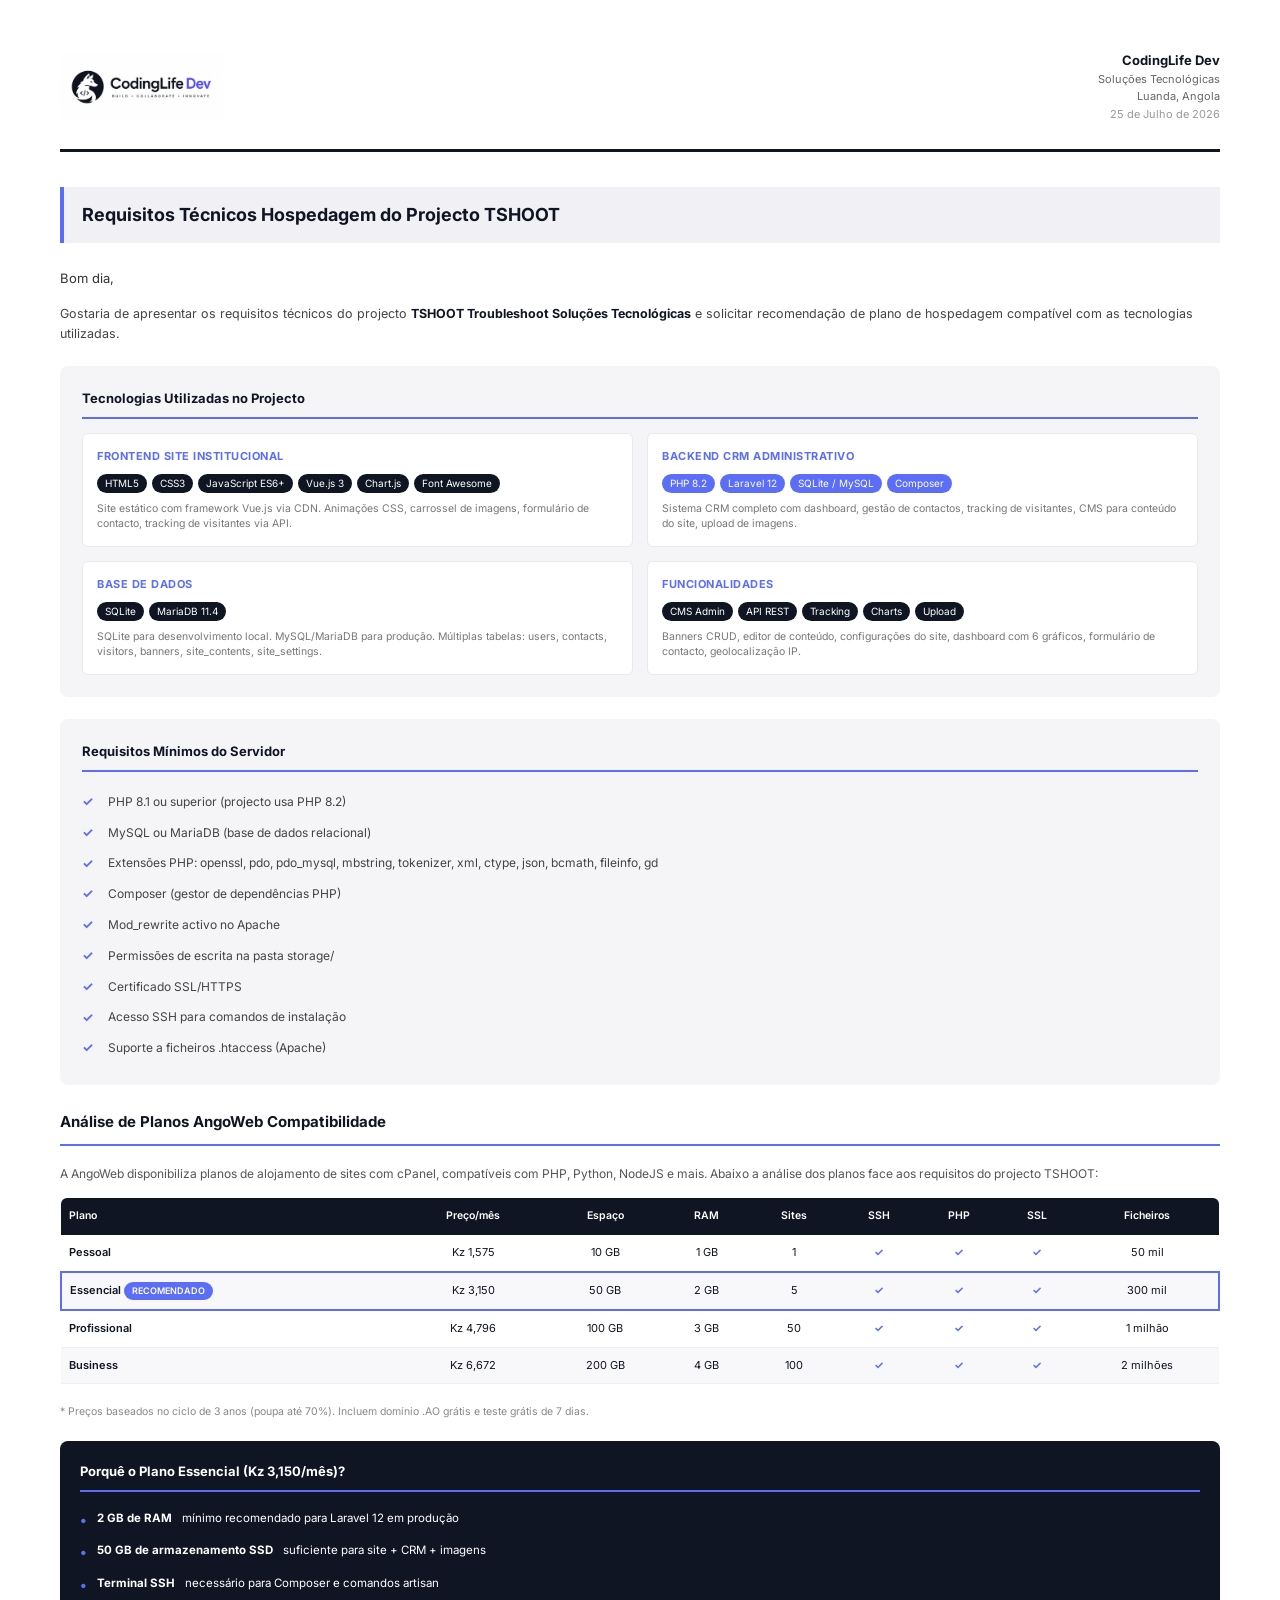
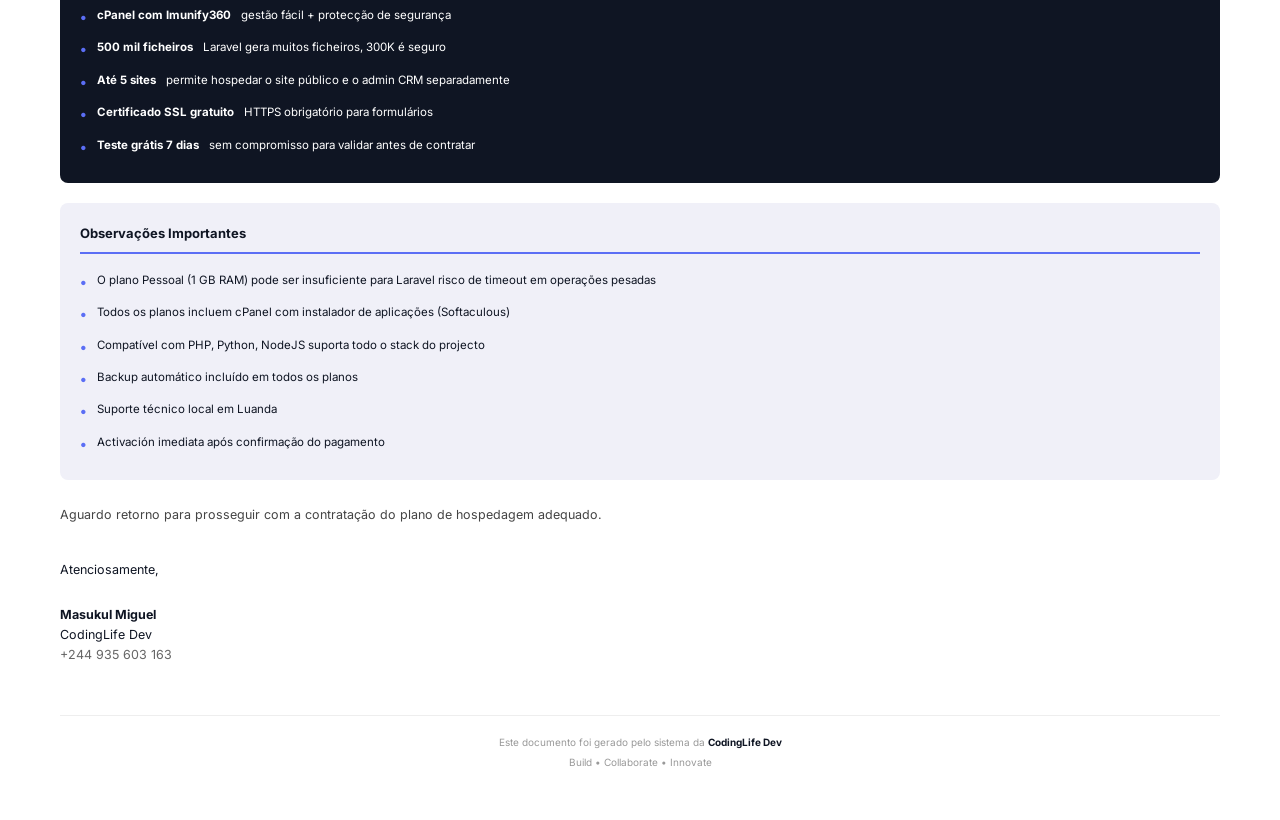
<file: requisitos-servidor.html>
<!DOCTYPE html>
<html lang="pt">
<head>
    <meta charset="UTF-8">
    <title>Requisitos Técnicos - TSHOOT</title>
    <style>
        @import url('https://fonts.googleapis.com/css2?family=Inter:wght@300;400;500;600;700;800&display=swap');
        
        * { margin: 0; padding: 0; box-sizing: border-box; }
        
        body {
            font-family: 'Inter', sans-serif;
            color: #0f1523;
            line-height: 1.6;
            background: #fff;
            padding: 50px 60px;
        }

        .header {
            display: flex;
            align-items: center;
            justify-content: space-between;
            padding-bottom: 25px;
            border-bottom: 3px solid #0f1523;
            margin-bottom: 35px;
        }

        .company-info {
            text-align: right;
            font-size: 11px;
            color: #666;
        }

        .company-info strong {
            color: #0f1523;
            font-size: 13px;
        }

        .date {
            font-size: 11px;
            color: #999;
            margin-top: 4px;
        }

        .subject {
            font-size: 18px;
            font-weight: 700;
            color: #0f1523;
            margin-bottom: 25px;
            padding: 14px 18px;
            background: #f0f0f5;
            border-left: 4px solid #5B6EF5;
        }

        .greeting {
            font-size: 13px;
            margin-bottom: 15px;
            color: #333;
        }

        .content {
            font-size: 12.5px;
            color: #444;
            margin-bottom: 20px;
        }

        .content strong {
            color: #0f1523;
        }

        /* Tech Stack Section */
        .tech-section {
            background: #f5f5f8;
            border-radius: 8px;
            padding: 22px;
            margin: 22px 0;
        }

        .tech-section h3 {
            font-size: 13px;
            font-weight: 700;
            color: #0f1523;
            margin-bottom: 14px;
            padding-bottom: 8px;
            border-bottom: 2px solid #5B6EF5;
        }

        .tech-grid {
            display: grid;
            grid-template-columns: 1fr 1fr;
            gap: 14px;
        }

        .tech-card {
            background: #fff;
            border-radius: 6px;
            padding: 14px;
            border: 1px solid #e8e8ee;
        }

        .tech-card h4 {
            font-size: 11px;
            font-weight: 700;
            color: #5B6EF5;
            text-transform: uppercase;
            letter-spacing: 0.5px;
            margin-bottom: 6px;
        }

        .tech-card p {
            font-size: 11.5px;
            color: #555;
            line-height: 1.5;
        }

        .tech-card .tag {
            display: inline-block;
            background: #0f1523;
            color: #fff;
            font-size: 10px;
            padding: 2px 8px;
            border-radius: 10px;
            margin: 2px 2px 2px 0;
        }

        .tech-card .tag.blue {
            background: #5B6EF5;
        }

        /* Requirements Section */
        .requirements {
            background: #f5f5f8;
            border-radius: 8px;
            padding: 22px;
            margin: 22px 0;
        }

        .requirements h3 {
            font-size: 13px;
            font-weight: 700;
            color: #0f1523;
            margin-bottom: 14px;
            padding-bottom: 8px;
            border-bottom: 2px solid #5B6EF5;
        }

        .requirements ul {
            list-style: none;
            padding: 0;
        }

        .requirements li {
            padding: 5px 0;
            font-size: 12px;
            color: #444;
            display: flex;
            align-items: center;
            gap: 10px;
        }

        .requirements li::before {
            content: "✓";
            color: #5B6EF5;
            font-weight: bold;
            font-size: 13px;
            min-width: 16px;
        }

        /* Hosting Plans Section */
        .hosting-section {
            margin: 25px 0;
        }

        .hosting-section h2 {
            font-size: 15px;
            font-weight: 700;
            color: #0f1523;
            margin-bottom: 18px;
            padding-bottom: 10px;
            border-bottom: 2px solid #5B6EF5;
        }

        .plan-table {
            width: 100%;
            border-collapse: collapse;
            font-size: 11px;
            margin-bottom: 20px;
        }

        .plan-table th {
            background: #0f1523;
            color: #fff;
            padding: 10px 8px;
            text-align: center;
            font-weight: 600;
            font-size: 10.5px;
        }

        .plan-table th:first-child {
            text-align: left;
            border-radius: 6px 0 0 0;
        }

        .plan-table th:last-child {
            border-radius: 0 6px 0 0;
        }

        .plan-table td {
            padding: 9px 8px;
            text-align: center;
            border-bottom: 1px solid #eee;
            font-size: 11px;
        }

        .plan-table td:first-child {
            text-align: left;
            font-weight: 600;
            color: #0f1523;
        }

        .plan-table tr:nth-child(even) {
            background: #f8f8fb;
        }

        .plan-table .recommended {
            background: #f8f6f0;
            border: 2px solid #5B6EF5;
        }

        .plan-table .badge {
            display: inline-block;
            background: #5B6EF5;
            color: #fff;
            font-size: 9px;
            padding: 2px 8px;
            border-radius: 10px;
            font-weight: 600;
        }

        .plan-table .check { color: #5B6EF5; font-weight: bold; }
        .plan-table .cross { color: #ccc; }

        /* Comparison Notes */
        .comparison-note {
            background: #0f1523;
            color: #fff;
            border-radius: 8px;
            padding: 20px;
            margin: 20px 0;
        }

        .comparison-note h3 {
            font-size: 13px;
            font-weight: 700;
            margin-bottom: 12px;
            padding-bottom: 8px;
            border-bottom: 2px solid #5B6EF5;
        }

        .comparison-note ul {
            list-style: none;
            padding: 0;
        }

        .comparison-note li {
            padding: 5px 0;
            font-size: 11.5px;
            display: flex;
            align-items: flex-start;
            gap: 10px;
        }

        .comparison-note li::before {
            content: "•";
            color: #5B6EF5;
            font-weight: bold;
            font-size: 14px;
            flex-shrink: 0;
        }

        .closing {
            font-size: 12.5px;
            color: #444;
            margin-top: 25px;
        }

        .signature {
            margin-top: 35px;
            font-size: 12.5px;
        }

        .signature strong {
            color: #0f1523;
        }

        .footer {
            margin-top: 50px;
            padding-top: 18px;
            border-top: 1px solid #eee;
            text-align: center;
            font-size: 10px;
            color: #999;
        }

        .footer a {
            color: #5B6EF5;
            text-decoration: none;
        }

        @media print {
            body { padding: 40px; }
            .page-break { page-break-before: always; }
        }
    </style>
</head>
<body>

    <div class="header">
        <img src="logo-horizontal.jpeg" alt="CodingLife Dev" style="height: 65px;">
        <div class="company-info">
            <strong>CodingLife Dev</strong><br>
            Soluções Tecnológicas<br>
            Luanda, Angola<br>
            <span class="date">25 de Julho de 2026</span>
        </div>
    </div>

    <div class="subject">Requisitos Técnicos Hospedagem do Projecto TSHOOT</div>

    <p class="greeting">Bom dia,</p>

    <p class="content">
        Gostaria de apresentar os requisitos técnicos do projecto <strong>TSHOOT Troubleshoot Soluções Tecnológicas</strong> 
        e solicitar recomendação de plano de hospedagem compatível com as tecnologias utilizadas.
    </p>

    <!-- ==================== TECH STACK ==================== -->
    <div class="tech-section">
        <h3>Tecnologias Utilizadas no Projecto</h3>
        <div class="tech-grid">
            <div class="tech-card">
                <h4>Frontend Site Institucional</h4>
                <p>
                    <span class="tag">HTML5</span>
                    <span class="tag">CSS3</span>
                    <span class="tag">JavaScript ES6+</span>
                    <span class="tag">Vue.js 3</span>
                    <span class="tag">Chart.js</span>
                    <span class="tag">Font Awesome</span>
                </p>
                <p style="margin-top: 6px; font-size: 10.5px; color: #777;">
                    Site estático com framework Vue.js via CDN. Animações CSS, carrossel de imagens, 
                    formulário de contacto, tracking de visitantes via API.
                </p>
            </div>
            <div class="tech-card">
                <h4>Backend CRM Administrativo</h4>
                <p>
                    <span class="tag blue">PHP 8.2</span>
                    <span class="tag blue">Laravel 12</span>
                    <span class="tag blue">SQLite / MySQL</span>
                    <span class="tag blue">Composer</span>
                </p>
                <p style="margin-top: 6px; font-size: 10.5px; color: #777;">
                    Sistema CRM completo com dashboard, gestão de contactos, 
                    tracking de visitantes, CMS para conteúdo do site, upload de imagens.
                </p>
            </div>
            <div class="tech-card">
                <h4>Base de Dados</h4>
                <p>
                    <span class="tag">SQLite</span>
                    <span class="tag">MariaDB 11.4</span>
                </p>
                <p style="margin-top: 6px; font-size: 10.5px; color: #777;">
                    SQLite para desenvolvimento local. MySQL/MariaDB para produção. 
                    Múltiplas tabelas: users, contacts, visitors, banners, site_contents, site_settings.
                </p>
            </div>
            <div class="tech-card">
                <h4>Funcionalidades</h4>
                <p>
                    <span class="tag">CMS Admin</span>
                    <span class="tag">API REST</span>
                    <span class="tag">Tracking</span>
                    <span class="tag">Charts</span>
                    <span class="tag">Upload</span>
                </p>
                <p style="margin-top: 6px; font-size: 10.5px; color: #777;">
                    Banners CRUD, editor de conteúdo, configurações do site, 
                    dashboard com 6 gráficos, formulário de contacto, geolocalização IP.
                </p>
            </div>
        </div>
    </div>

    <!-- ==================== REQUIREMENTS ==================== -->
    <div class="requirements">
        <h3>Requisitos Mínimos do Servidor</h3>
        <ul>
            <li>PHP 8.1 ou superior (projecto usa PHP 8.2)</li>
            <li>MySQL ou MariaDB (base de dados relacional)</li>
            <li>Extensões PHP: openssl, pdo, pdo_mysql, mbstring, tokenizer, xml, ctype, json, bcmath, fileinfo, gd</li>
            <li>Composer (gestor de dependências PHP)</li>
            <li>Mod_rewrite activo no Apache</li>
            <li>Permissões de escrita na pasta storage/</li>
            <li>Certificado SSL/HTTPS</li>
            <li>Acesso SSH para comandos de instalação</li>
            <li>Suporte a ficheiros .htaccess (Apache)</li>
        </ul>
    </div>

    <!-- ==================== ANGOWEB PLANS ==================== -->
    <div class="hosting-section">
        <h2>Análise de Planos AngoWeb Compatibilidade</h2>

        <p style="font-size: 12px; color: #555; margin-bottom: 15px;">
            A AngoWeb disponibiliza planos de alojamento de sites com cPanel, compatíveis com PHP, Python, NodeJS e mais.
            Abaixo a análise dos planos face aos requisitos do projecto TSHOOT:
        </p>

        <table class="plan-table">
            <thead>
                <tr>
                    <th>Plano</th>
                    <th>Preço/mês</th>
                    <th>Espaço</th>
                    <th>RAM</th>
                    <th>Sites</th>
                    <th>SSH</th>
                    <th>PHP</th>
                    <th>SSL</th>
                    <th>Ficheiros</th>
                </tr>
            </thead>
            <tbody>
                <tr>
                    <td>Pessoal</td>
                    <td>Kz 1,575</td>
                    <td>10 GB</td>
                    <td>1 GB</td>
                    <td>1</td>
                    <td><span class="check">✓</span></td>
                    <td><span class="check">✓</span></td>
                    <td><span class="check">✓</span></td>
                    <td>50 mil</td>
                </tr>
                <tr class="recommended">
                    <td>Essencial <span class="badge">RECOMENDADO</span></td>
                    <td>Kz 3,150</td>
                    <td>50 GB</td>
                    <td>2 GB</td>
                    <td>5</td>
                    <td><span class="check">✓</span></td>
                    <td><span class="check">✓</span></td>
                    <td><span class="check">✓</span></td>
                    <td>300 mil</td>
                </tr>
                <tr>
                    <td>Profissional</td>
                    <td>Kz 4,796</td>
                    <td>100 GB</td>
                    <td>3 GB</td>
                    <td>50</td>
                    <td><span class="check">✓</span></td>
                    <td><span class="check">✓</span></td>
                    <td><span class="check">✓</span></td>
                    <td>1 milhão</td>
                </tr>
                <tr>
                    <td>Business</td>
                    <td>Kz 6,672</td>
                    <td>200 GB</td>
                    <td>4 GB</td>
                    <td>100</td>
                    <td><span class="check">✓</span></td>
                    <td><span class="check">✓</span></td>
                    <td><span class="check">✓</span></td>
                    <td>2 milhões</td>
                </tr>
            </tbody>
        </table>

        <p style="font-size: 10.5px; color: #888; margin-bottom: 20px;">
            * Preços baseados no ciclo de 3 anos (poupa até 70%). Incluem domínio .AO grátis e teste grátis de 7 dias.
        </p>

        <div class="comparison-note">
            <h3>Porquê o Plano Essencial (Kz 3,150/mês)?</h3>
            <ul>
                <li><strong>2 GB de RAM</strong> mínimo recomendado para Laravel 12 em produção</li>
                <li><strong>50 GB de armazenamento SSD</strong> suficiente para site + CRM + imagens</li>
                <li><strong>Terminal SSH</strong> necessário para Composer e comandos artisan</li>
                <li><strong>cPanel com Imunify360</strong> gestão fácil + protecção de segurança</li>
                <li><strong>500 mil ficheiros</strong> Laravel gera muitos ficheiros, 300K é seguro</li>
                <li><strong>Até 5 sites</strong> permite hospedar o site público e o admin CRM separadamente</li>
                <li><strong>Certificado SSL gratuito</strong> HTTPS obrigatório para formulários</li>
                <li><strong>Teste grátis 7 dias</strong> sem compromisso para validar antes de contratar</li>
            </ul>
        </div>

        <div class="comparison-note" style="background: #f0f0f8; color: #0f1523;">
            <h3 style="color: #0f1523;">Observações Importantes</h3>
            <ul>
                <li>O plano Pessoal (1 GB RAM) pode ser insuficiente para Laravel risco de timeout em operações pesadas</li>
                <li>Todos os planos incluem cPanel com instalador de aplicações (Softaculous)</li>
                <li>Compatível com PHP, Python, NodeJS suporta todo o stack do projecto</li>
                <li>Backup automático incluído em todos os planos</li>
                <li>Suporte técnico local em Luanda</li>
                <li>Activación imediata após confirmação do pagamento</li>
            </ul>
        </div>
    </div>

    <p class="closing">
        Aguardo retorno para prosseguir com a contratação do plano de hospedagem adequado.
    </p>

    <div class="signature">
        <p>Atenciosamente,</p>
        <p style="margin-top: 25px;">
            <strong>Masukul Miguel</strong><br>
            CodingLife Dev<br>
            <span style="color: #666;">+244 935 603 163</span>
        </p>
    </div>

    <div class="footer">
        <p>Este documento foi gerado pelo sistema da <strong style="color: #0f1523;">CodingLife Dev</strong></p>
        <p style="margin-top: 4px;">Build • Collaborate • Innovate</p>
    </div>

</body>
</html>
</file>
